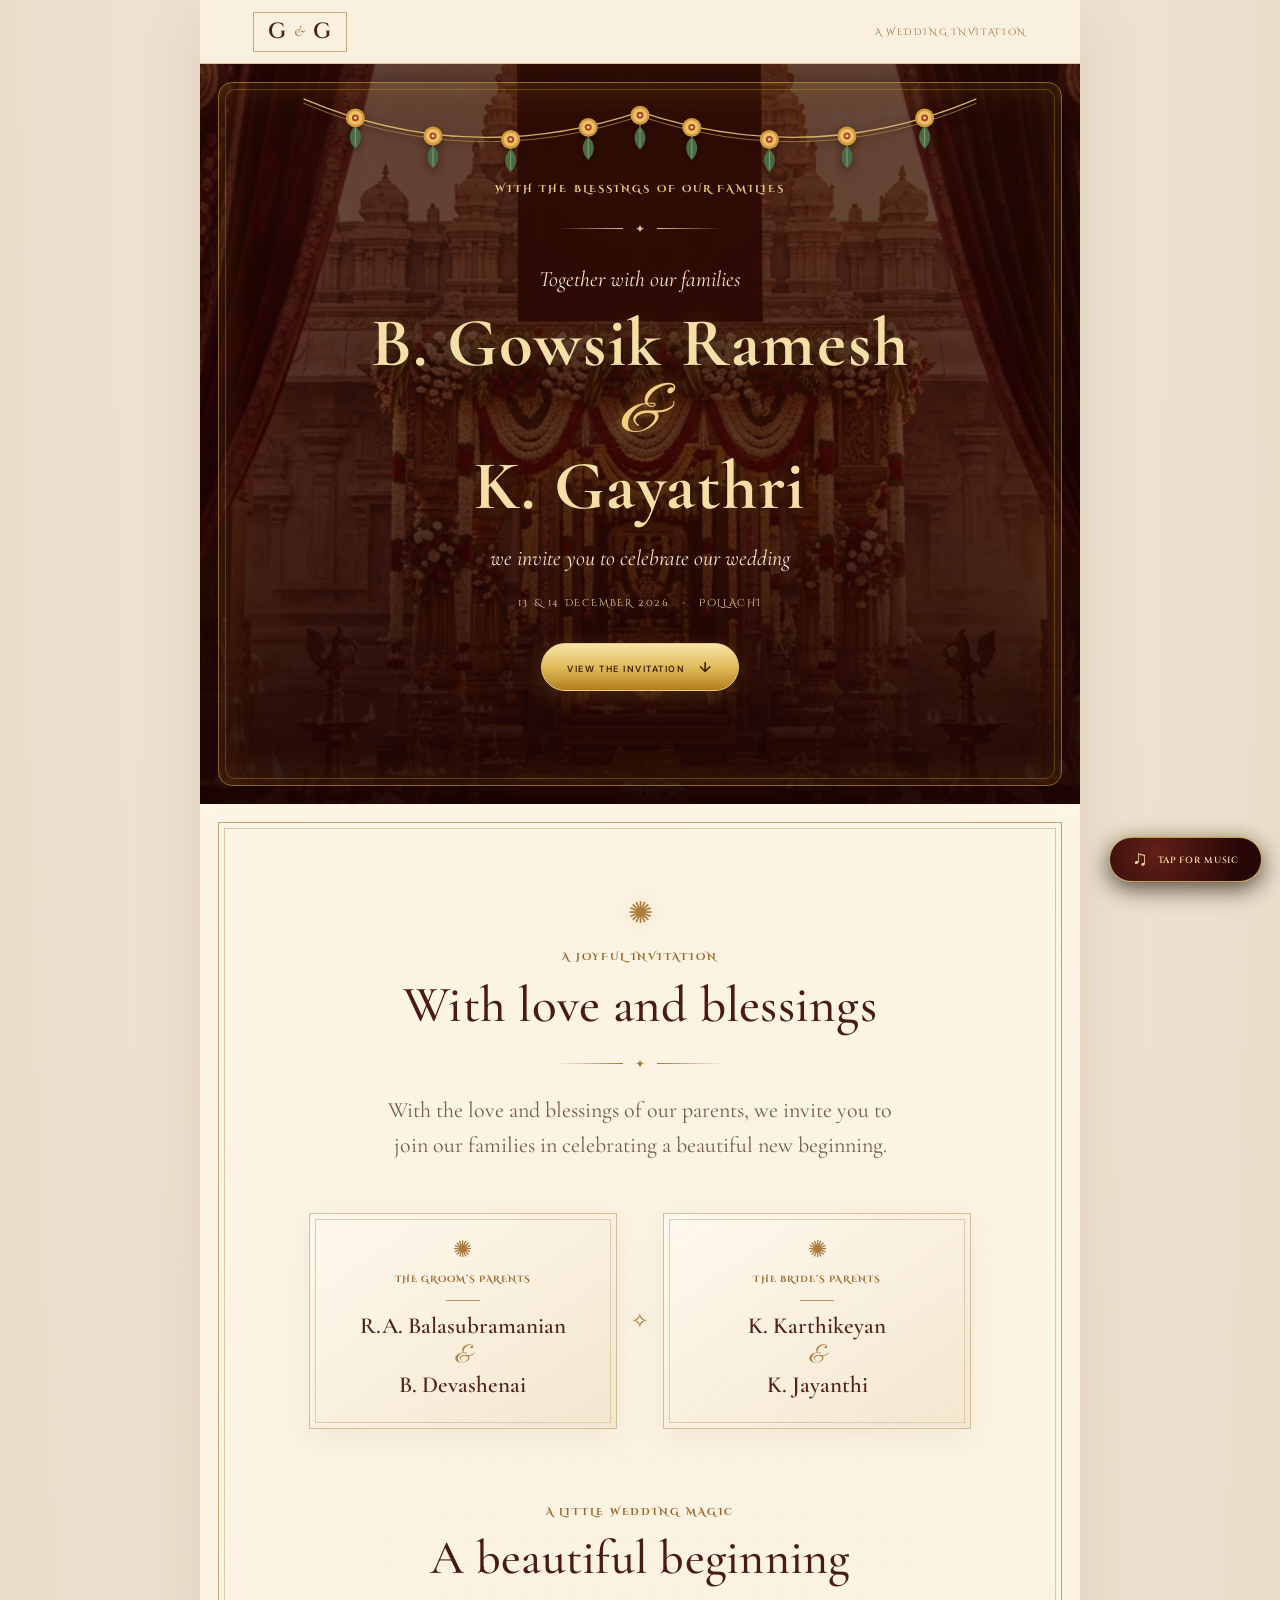
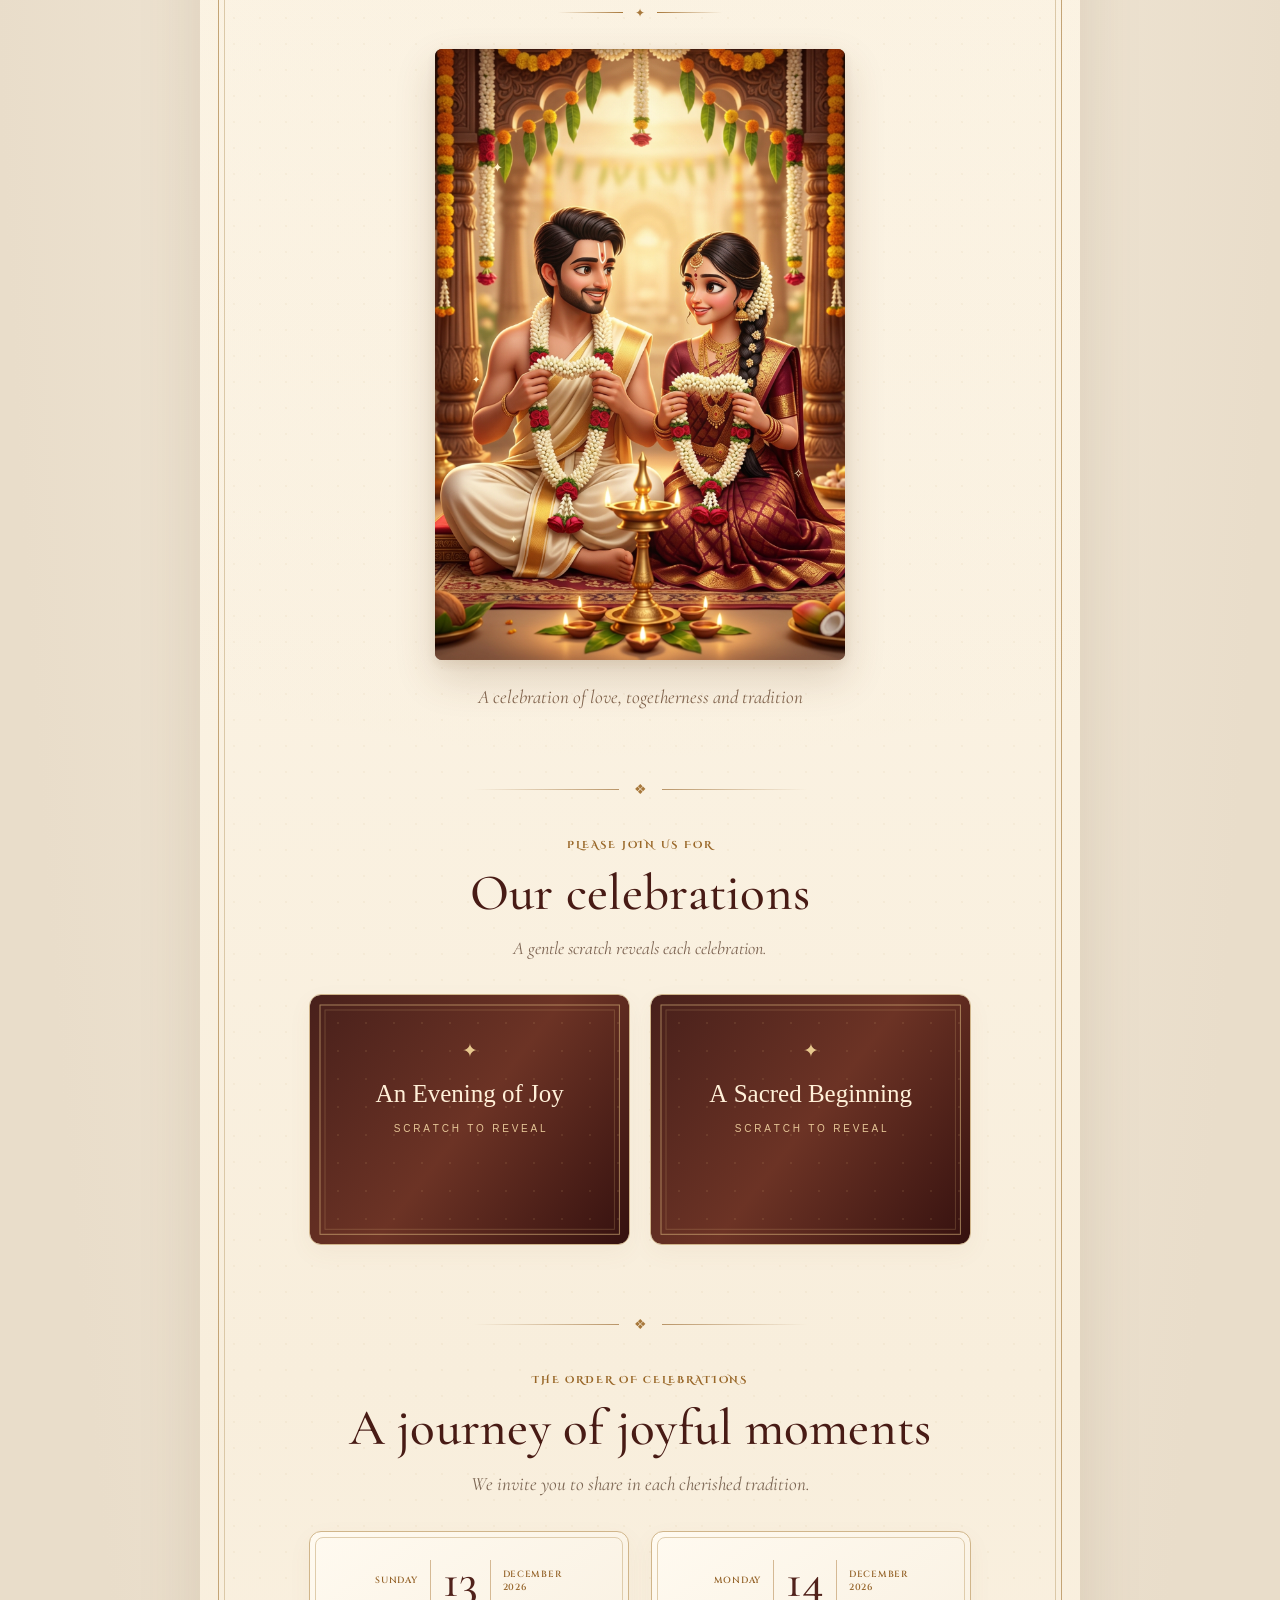
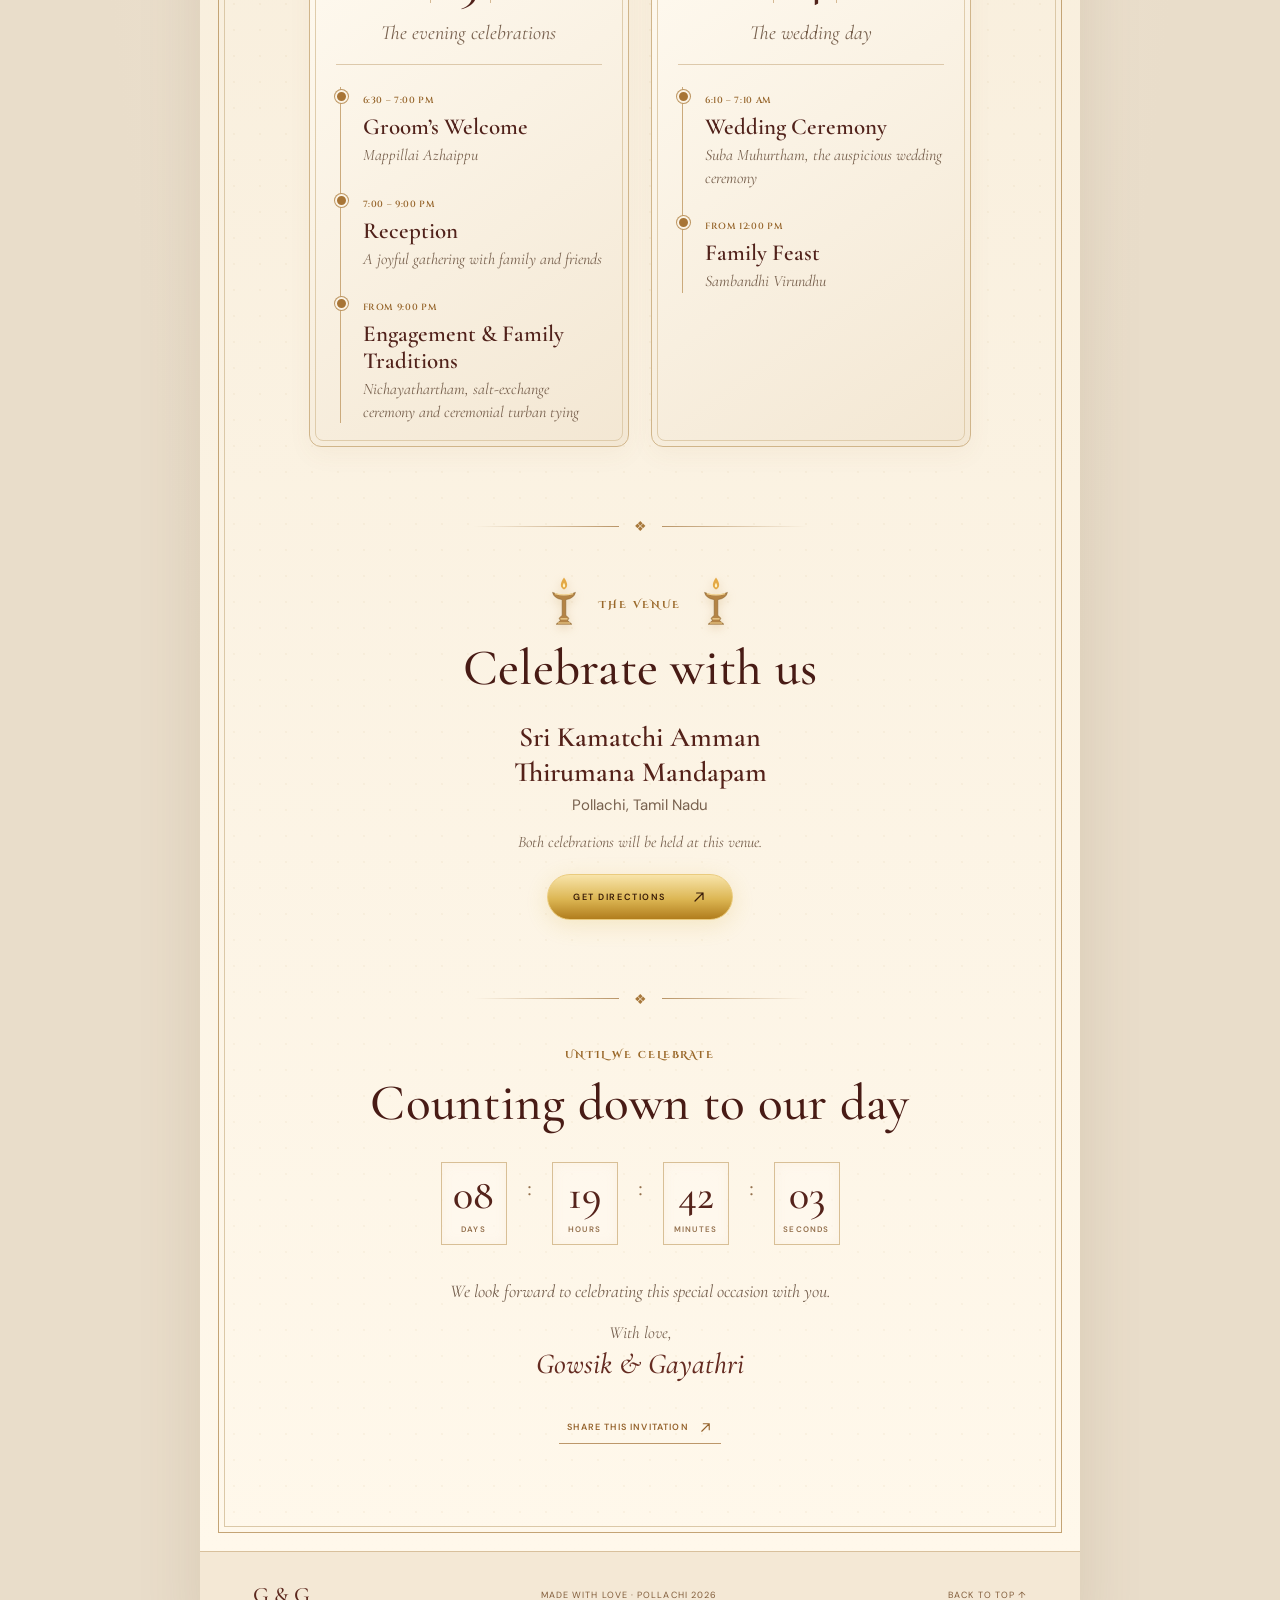
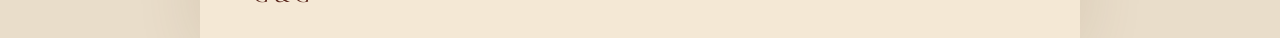
<file: wedding-invitation/index.html>
<!DOCTYPE html>
<html lang="en">
<head>
  <meta charset="UTF-8">
  <meta name="viewport" content="width=device-width, initial-scale=1">
  <meta name="theme-color" content="#270c0b">
  <meta name="description" content="Together with their families, B. Gowsik Ramesh and K. Gayathri invite you to celebrate their wedding in Pollachi.">
  <meta property="og:type" content="website">
  <meta property="og:url" content="https://gowsik-gayathri-wedding.vercel.app/">
  <meta property="og:title" content="Gowsik & Gayathri | Wedding Invitation">
  <meta property="og:description" content="Join us in Pollachi on December 13 & 14, 2026 as we celebrate our wedding.">
  <meta property="og:image" content="https://gowsik-gayathri-wedding.vercel.app/assets/wedding-share.jpg">
  <meta property="og:image:type" content="image/jpeg">
  <meta property="og:image:width" content="1200">
  <meta property="og:image:height" content="630">
  <meta property="og:image:alt" content="Illustrated South Indian bride and groom celebrating their wedding">
  <meta name="twitter:card" content="summary_large_image">
  <meta name="twitter:title" content="Gowsik & Gayathri | Wedding Invitation">
  <meta name="twitter:description" content="Join us in Pollachi on December 13 & 14, 2026 as we celebrate our wedding.">
  <meta name="twitter:image" content="https://gowsik-gayathri-wedding.vercel.app/assets/wedding-share.jpg">
  <title>Gowsik & Gayathri | Wedding Invitation</title>
  <link rel="preconnect" href="https://fonts.googleapis.com">
  <link rel="preconnect" href="https://fonts.gstatic.com" crossorigin>
  <link href="https://fonts.googleapis.com/css2?family=Cinzel+Decorative:wght@400;700&family=Cinzel:wght@400;500;600&family=Cormorant+Garamond:ital,wght@0,400;0,500;0,600;0,700;1,400;1,500&family=Great+Vibes&family=DM+Sans:wght@400;500;600&display=swap" rel="stylesheet">
  <link rel="stylesheet" href="style.css?v=20261119-scratch">
  <script src="config.js?v=20261119-parents" defer></script>
  <script src="script.js?v=20261119-autoplay" defer></script>
  <script src="miniature-motion.js?v=20261119-motion" defer></script>
</head>
<body>
  <div class="wedding-petals" id="wedding-petals" aria-hidden="true"></div>
  <div class="page-shell">
    <header class="topbar">
      <a class="monogram" href="#home" aria-label="Return to top">G <span>&</span> G</a>
      <span class="top-date">A WEDDING INVITATION</span>
      <div class="music-widget" id="music-widget" hidden>
        <button class="sound-button" id="sound" aria-label="Play background music" aria-pressed="false"><span class="sound-icon" aria-hidden="true">♫</span> <span id="sound-label">TAP FOR MUSIC</span></button>
      </div>
    </header>
    <main>
      <section class="hero" id="home" aria-labelledby="hero-title">
        <div class="hero-image"></div><div class="hero-shade"></div>
        <div class="opening-curtains" aria-hidden="true"><div class="curtain curtain-left"></div><div class="curtain curtain-right"></div><div class="curtain-seal">G <i>&</i> G</div></div>
        <div class="petals" id="petals" aria-hidden="true"></div>
        <div class="hero-frame" aria-hidden="true"></div>
        <svg class="hero-garland" viewBox="0 0 800 110" preserveAspectRatio="xMidYMin meet" aria-hidden="true">
          <defs>
            <g id="garland-flower"><circle r="11" fill="#d19a39"/><circle r="8" fill="#edc16a"/><circle r="4" fill="#a74725"/><circle r="1.6" fill="#f9df9b"/></g>
            <g id="garland-leaf"><path d="M0 0 C-9 8 -8 19 0 27 C8 19 9 8 0 0Z" fill="#496b45"/><path d="M0 3V24" stroke="#9aa36e" stroke-width="1"/></g>
          </defs>
          <path d="M10 8 Q200 89 400 23 Q600 89 790 8" fill="none" stroke="#d5b36e" stroke-width="1.5"/>
          <path d="M10 13 Q200 94 400 28 Q600 94 790 13" fill="none" stroke="#a77a45" stroke-width="1"/>
          <g class="garland-hang"><path d="M70 29v11" stroke="#d5b36e"/><use href="#garland-leaf" x="70" y="39"/><use href="#garland-flower" x="70" y="30"/></g>
          <g class="garland-hang"><path d="M160 50v14" stroke="#d5b36e"/><use href="#garland-leaf" x="160" y="62"/><use href="#garland-flower" x="160" y="51"/></g>
          <g class="garland-hang"><path d="M250 55v12" stroke="#d5b36e"/><use href="#garland-leaf" x="250" y="66"/><use href="#garland-flower" x="250" y="55"/></g>
          <g class="garland-hang"><path d="M340 41v12" stroke="#d5b36e"/><use href="#garland-leaf" x="340" y="52"/><use href="#garland-flower" x="340" y="41"/></g>
          <g class="garland-hang"><path d="M400 25v16" stroke="#d5b36e"/><use href="#garland-leaf" x="400" y="40"/><use href="#garland-flower" x="400" y="27"/></g>
          <g class="garland-hang"><path d="M460 41v12" stroke="#d5b36e"/><use href="#garland-leaf" x="460" y="52"/><use href="#garland-flower" x="460" y="41"/></g>
          <g class="garland-hang"><path d="M550 55v12" stroke="#d5b36e"/><use href="#garland-leaf" x="550" y="66"/><use href="#garland-flower" x="550" y="55"/></g>
          <g class="garland-hang"><path d="M640 50v14" stroke="#d5b36e"/><use href="#garland-leaf" x="640" y="62"/><use href="#garland-flower" x="640" y="51"/></g>
          <g class="garland-hang"><path d="M730 29v11" stroke="#d5b36e"/><use href="#garland-leaf" x="730" y="39"/><use href="#garland-flower" x="730" y="30"/></g>
        </svg>
        <div class="hero-content">
          <p class="hero-kicker">WITH THE BLESSINGS OF OUR FAMILIES</p>
          <div class="hero-ornament" aria-hidden="true"><span></span> ✦ <span></span></div>
          <p class="hero-intro">Together with our families</p>
          <h1 id="hero-title"><span>B. Gowsik Ramesh</span><em>&</em><span>K. Gayathri</span></h1>
          <p class="hero-subtitle">we invite you to celebrate our wedding</p>
          <div class="hero-date">13 & 14 DECEMBER 2026 <span>•</span> POLLACHI</div>
          <a class="hero-link" href="#invitation">VIEW THE INVITATION <span>↓</span></a>
        </div>
      </section>

      <article class="invitation" id="invitation" aria-label="Wedding invitation details">
        <div class="invitation-inner">
          <section class="welcome reveal">
            <div class="ornament-symbol" aria-hidden="true">✺</div>
            <p class="eyebrow">A JOYFUL INVITATION</p>
            <h2>With love and blessings</h2>
            <div class="divider" aria-hidden="true"><span></span>✦<span></span></div>
            <p class="intro-copy">With the love and blessings of our parents, we invite you to join our families in celebrating a beautiful new beginning.</p>
            <div class="families">
              <div class="family-member family-parents-card"><span class="family-emblem" aria-hidden="true">✺</span><span class="family-label">THE GROOM’S PARENTS</span><span class="family-gold-rule" aria-hidden="true"></span><h3 class="family-parents"><span class="family-parent">R.A. Balasubramanian</span><span class="family-amp">&amp;</span><span class="family-parent">B. Devashenai</span></h3></div>
              <div class="family-divider" aria-hidden="true">✧</div>
              <div class="family-member family-parents-card"><span class="family-emblem" aria-hidden="true">✺</span><span class="family-label">THE BRIDE’S PARENTS</span><span class="family-gold-rule" aria-hidden="true"></span><h3 class="family-parents"><span class="family-parent">K. Karthikeyan</span><span class="family-amp">&amp;</span><span class="family-parent">K. Jayanthi</span></h3></div>
            </div>
          </section>

          <section class="miniature-section reveal" aria-labelledby="miniature-title">
            <div class="miniature-heading"><p class="eyebrow">A LITTLE WEDDING MAGIC</p><h2 id="miniature-title">A beautiful beginning</h2><div class="divider" aria-hidden="true"><span></span>✦<span></span></div></div>
            <div class="miniature-stage"><div class="miniature-float"><div class="miniature-art" id="miniature-art"><img src="assets/south-indian-miniature.png" alt="Illustrative miniature of a South Indian bride and groom with garlands at a wedding ceremony" loading="lazy"><div class="miniature-glow" aria-hidden="true"></div><div class="miniature-sparkles" aria-hidden="true"><i>✦</i><i>✧</i><i>✦</i><i>✧</i><i>✦</i></div></div></div></div>
            <p class="miniature-caption">A celebration of love, togetherness and tradition</p>
          </section>

          <section class="photo-section" id="photo-section" hidden><div class="photo-inner reveal"><img id="couple-photo" alt="Gowsik and Gayathri"><p>Every love story is beautiful. We cannot wait to celebrate ours with you.</p></div></section>

          <section class="events reveal" id="celebrations">
            <div class="section-separator" aria-hidden="true"><span></span>❖<span></span></div>
            <p class="eyebrow">PLEASE JOIN US FOR</p>
            <h2>Our celebrations</h2>
            <p class="scratch-instruction" hidden>A gentle scratch reveals each celebration.</p>
            <div class="event-grid">
              <div class="event-card"><p class="event-kind">AN EVENING OF JOY</p><h3>Reception</h3><div class="event-date"><span>SUNDAY</span><strong>13</strong><span>DECEMBER<br>2026</span></div><p class="event-time">7:00 PM – 9:00 PM</p><button class="text-link calendar" data-event="reception">ADD TO CALENDAR <svg class="action-icon" viewBox="0 0 20 20" fill="none" stroke="currentColor" stroke-width="1.5" stroke-linecap="round" stroke-linejoin="round" aria-hidden="true" focusable="false"><path d="M5 15L15 5M7 5h8v8"/></svg></button></div>
              <div class="event-card"><p class="event-kind">A SACRED BEGINNING</p><h3>Wedding</h3><div class="event-date"><span>MONDAY</span><strong>14</strong><span>DECEMBER<br>2026</span></div><p class="event-time">6:10 AM – 7:10 AM</p><button class="text-link calendar" data-event="wedding">ADD TO CALENDAR <svg class="action-icon" viewBox="0 0 20 20" fill="none" stroke="currentColor" stroke-width="1.5" stroke-linecap="round" stroke-linejoin="round" aria-hidden="true" focusable="false"><path d="M5 15L15 5M7 5h8v8"/></svg></button></div>
            </div>
          </section>

          <section class="programme" id="programme" aria-labelledby="programme-title">
            <div class="programme-heading reveal">
              <div class="section-separator" aria-hidden="true"><span></span>❖<span></span></div>
              <p class="eyebrow">THE ORDER OF CELEBRATIONS</p>
              <h2 id="programme-title">A journey of joyful moments</h2>
              <p class="programme-intro">We invite you to share in each cherished tradition.</p>
            </div>
            <div class="programme-days">
              <div class="programme-day reveal">
                <div class="programme-date"><span>SUNDAY</span><strong>13</strong><span>DECEMBER<br>2026</span></div>
                <div class="programme-day-heading">The evening celebrations</div>
                <ol class="programme-list">
                  <li><span class="programme-time">6:30 – 7:00 PM</span><h3>Groom’s Welcome</h3><p>Mappillai Azhaippu</p></li>
                  <li><span class="programme-time">7:00 – 9:00 PM</span><h3>Reception</h3><p>A joyful gathering with family and friends</p></li>
                  <li><span class="programme-time">FROM 9:00 PM</span><h3>Engagement & Family Traditions</h3><p>Nichayathartham, salt-exchange ceremony and ceremonial turban tying</p></li>
                </ol>
              </div>
              <div class="programme-day reveal">
                <div class="programme-date"><span>MONDAY</span><strong>14</strong><span>DECEMBER<br>2026</span></div>
                <div class="programme-day-heading">The wedding day</div>
                <ol class="programme-list">
                  <li><span class="programme-time">6:10 – 7:10 AM</span><h3>Wedding Ceremony</h3><p>Suba Muhurtham, the auspicious wedding ceremony</p></li>
                  <li><span class="programme-time">FROM 12:00 PM</span><h3>Family Feast</h3><p>Sambandhi Virundhu</p></li>
                </ol>
              </div>
            </div>
          </section>

          <section class="venue reveal" id="venue">
            <div class="section-separator" aria-hidden="true"><span></span>❖<span></span></div>
            <div class="venue-titleline">
              <svg class="wedding-lamp" viewBox="0 0 60 100" aria-hidden="true"><g class="lamp-flame"><path d="M30 4 C22 15 24 21 30 24 C36 21 38 15 30 4Z" fill="#e4a946"/><path d="M30 13 C27 18 28 20 30 21 C32 20 33 18 30 13Z" fill="#fff4c7"/></g><path d="M11 29 Q30 39 49 29 Q47 39 33 41 L33 67 L38 72 L36 76 L43 82 L17 82 L24 76 L22 72 L27 67 L27 41 Q13 39 11 29Z" fill="#b48445" stroke="#8b642e" stroke-width="1"/><path d="M15 31 Q30 35 45 31 M24 73 H36 M20 80 H40" fill="none" stroke="#f3d596" stroke-width="2"/></svg>
              <p class="eyebrow">THE VENUE</p>
              <svg class="wedding-lamp" viewBox="0 0 60 100" aria-hidden="true"><g class="lamp-flame"><path d="M30 4 C22 15 24 21 30 24 C36 21 38 15 30 4Z" fill="#e4a946"/><path d="M30 13 C27 18 28 20 30 21 C32 20 33 18 30 13Z" fill="#fff4c7"/></g><path d="M11 29 Q30 39 49 29 Q47 39 33 41 L33 67 L38 72 L36 76 L43 82 L17 82 L24 76 L22 72 L27 67 L27 41 Q13 39 11 29Z" fill="#b48445" stroke="#8b642e" stroke-width="1"/><path d="M15 31 Q30 35 45 31 M24 73 H36 M20 80 H40" fill="none" stroke="#f3d596" stroke-width="2"/></svg>
            </div>
            <h2>Celebrate with us</h2>
            <p class="venue-name">Sri Kamatchi Amman<br>Thirumana Mandapam</p>
            <p class="venue-location">Pollachi, Tamil Nadu</p>
            <p class="venue-note">Both celebrations will be held at this venue.</p>
            <a class="dark-button" href="https://maps.app.goo.gl/dgPAQsjs9VcgywAc6" target="_blank" rel="noopener noreferrer">GET DIRECTIONS <svg class="action-icon" viewBox="0 0 20 20" fill="none" stroke="currentColor" stroke-width="1.5" stroke-linecap="round" stroke-linejoin="round" aria-hidden="true" focusable="false"><path d="M5 15L15 5M7 5h8v8"/></svg></a>
          </section>

          <section class="closing reveal">
            <div class="section-separator" aria-hidden="true"><span></span>❖<span></span></div>
            <p class="eyebrow">UNTIL WE CELEBRATE</p>
            <h2>Counting down to our day</h2>
            <div class="countdown" id="countdown" aria-label="Countdown to the wedding"><div><strong id="days">—</strong><span>DAYS</span></div><i>:</i><div><strong id="hours">—</strong><span>HOURS</span></div><i>:</i><div><strong id="minutes">—</strong><span>MINUTES</span></div><i>:</i><div><strong id="seconds">—</strong><span>SECONDS</span></div></div>
            <p class="countdown-message" id="countdown-message" aria-live="polite"></p>
            <p class="closing-copy">We look forward to celebrating this special occasion with you.</p>
            <p class="closing-signature">With love,<br><em>Gowsik & Gayathri</em></p>
            <button class="share-button" id="share">SHARE THIS INVITATION <svg class="action-icon" viewBox="0 0 20 20" fill="none" stroke="currentColor" stroke-width="1.5" stroke-linecap="round" stroke-linejoin="round" aria-hidden="true" focusable="false"><path d="M5 15L15 5M7 5h8v8"/></svg></button>
            <p class="share-feedback" id="share-feedback" aria-live="polite"></p>
          </section>
        </div>
      </article>
    </main>
    <footer><span>G & G</span><p>MADE WITH LOVE · POLLACHI 2026</p><a href="#home">BACK TO TOP ↑</a></footer>
  </div>
  <audio id="background-audio" loop preload="none"></audio>
<script type="module" src="https://static.cloudflareinsights.com/beacon.min.js/vce701823e78c4301a35b7e07294d87301792088814092" integrity="sha512-UKNk8GbxkABxKcXYuLkO16EleLGUkcvJWtpSNmExE0Too3ZaFAxTscNWEc1OdAv5/BikHawapSCaiD2XCmp+Bw==" data-cf-beacon='{"version":"2024.11.0","token":"1954b47c125f43f8b4338b3c4f804e4f","spa":2}' crossorigin="anonymous"></script>
</body>
</html>
</file>
<file: wedding-invitation/style.css>
:root{--wine:#35100e;--wine-dark:#1d0706;--gold:#b88b4d;--gold-light:#e5c895;--paper:#f8f1e2;--ink:#391c16;--muted:#816d5d}*{box-sizing:border-box}html{scroll-behavior:smooth}body{margin:0;background:radial-gradient(ellipse at top,#542019,#250a09 65%);color:var(--ink);font-family:'DM Sans',Arial,sans-serif;-webkit-font-smoothing:antialiased}a{color:inherit;text-decoration:none}button{font:inherit}button:focus-visible,a:focus-visible{outline:2px solid #b57934;outline-offset:5px}[hidden]{display:none!important}.page-shell{max-width:1020px;margin:auto;box-shadow:0 0 80px #10020066}.topbar{height:64px;padding:0 6%;display:flex;align-items:center;justify-content:space-between;background:#240a09;color:#ead6b0;border-bottom:1px solid #98744d55}.monogram{font:500 22px 'Cormorant Garamond',Georgia,serif;letter-spacing:.1em}.monogram span{font-style:italic;color:#c89d63}.top-date{font:500 9px 'Cinzel',Georgia,serif;letter-spacing:.19em;color:#c7aa80}.sound-button{background:transparent;border:1px solid #b9976a80;color:#e9d5b4;padding:7px 10px;font-size:9px;letter-spacing:.1em;cursor:pointer}.sound-icon{font-size:14px}.hero{position:relative;min-height:690px;display:flex;align-items:center;justify-content:center;overflow:hidden;color:#fff0d4;text-align:center;background:#250a08}.hero-image{position:absolute;inset:-4%;background:url('assets/royal-mandapam.png') center 52%/cover;animation:slowZoom 25s ease-out both}.hero-shade{position:absolute;inset:0;background:linear-gradient(0deg,rgba(29,7,5,.92),rgba(25,6,4,.68) 48%,rgba(25,6,4,.73))}.hero-frame{position:absolute;inset:18px;border:1px solid #d8b57b83;pointer-events:none}.hero-frame:after{content:'';position:absolute;inset:6px;border:1px solid #d8b57b42}.hero-content{position:relative;z-index:2;padding:70px 35px;max-width:850px}.hero-kicker,.eyebrow,.family-label,.event-kind{font:600 10px 'Cinzel',Georgia,serif;letter-spacing:.19em;color:#a77940}.hero-kicker{color:#e5c28d;font-size:10px;letter-spacing:.21em}.hero-ornament,.divider{display:flex;align-items:center;justify-content:center;gap:12px;color:#c69a5c;font-size:12px}.hero-ornament{margin:25px 0 29px;color:#e4c08b}.hero-ornament span,.divider span{width:65px;height:1px;background:linear-gradient(90deg,transparent,currentColor)}.hero-ornament span:last-child,.divider span:last-child{transform:rotate(180deg)}.hero-intro{font:italic 22px 'Cormorant Garamond',Georgia,serif;color:#e8d8bc;margin:0 0 15px}.hero h1{margin:0;font:500 clamp(44px,7.1vw,76px)/1.05 'Cormorant Garamond',Georgia,serif;letter-spacing:.005em;text-shadow:0 4px 28px #150302}.hero h1 span{display:block}.hero h1 em{display:block;color:#e0bc83;font-size:.63em;line-height:1.25;font-weight:400}.hero-subtitle{font:italic 22px 'Cormorant Garamond',Georgia,serif;color:#ead9bc;margin:23px 0 25px}.hero-date{font:500 10px 'Cinzel',Georgia,serif;letter-spacing:.16em;color:#f0d9ae}.hero-date span{padding:0 8px;color:#d1aa70}.hero-link{display:inline-block;margin-top:33px;padding-bottom:8px;border-bottom:1px solid #d7b27b;color:#f5e3c2;font-size:9px;letter-spacing:.17em;font-weight:600}.hero-link span{font-size:14px;margin-left:10px}.opening-curtains{position:absolute;inset:0;z-index:5;pointer-events:none;overflow:hidden;animation:curtainDone 0s 2.6s forwards}.curtain{position:absolute;top:0;bottom:0;width:50.2%;background:repeating-linear-gradient(90deg,#250807 0%,#511a18 13%,#310d0c 24%,#451310 34%);box-shadow:0 0 60px #160301;animation-duration:1.9s;animation-delay:.45s;animation-fill-mode:forwards;animation-timing-function:cubic-bezier(.68,0,.24,1)}.curtain:after{content:"";position:absolute;top:0;bottom:0;width:2px;background:linear-gradient(transparent,#d3a665,transparent)}.curtain-left{left:0;animation-name:openLeft}.curtain-left:after{right:0}.curtain-right{right:0;animation-name:openRight}.curtain-right:after{left:0}.curtain-seal{position:absolute;top:50%;left:50%;transform:translate(-50%,-50%);width:105px;height:105px;border:1px solid #c7a46c;border-radius:50%;display:flex;align-items:center;justify-content:center;gap:5px;color:#ead5ae;font:400 30px 'Cormorant Garamond',Georgia,serif;white-space:nowrap;animation:sealFade .55s .35s both}.curtain-seal i{font-size:.7em;color:#bd9361}.hero-content>*{animation:heroRise 1s cubic-bezier(.2,.7,.2,1) both}.hero-content>*:nth-child(1){animation-delay:.8s}.hero-content>*:nth-child(2){animation-delay:1s}.hero-content>*:nth-child(3){animation-delay:1.15s}.hero-content>*:nth-child(4){animation-delay:1.35s}.hero-content>*:nth-child(5){animation-delay:1.65s}.hero-content>*:nth-child(6){animation-delay:1.85s}.hero-content>*:nth-child(7){animation-delay:2s}.petals{position:absolute;inset:0;z-index:1;overflow:hidden;pointer-events:none}.petal{position:absolute;top:-10%;left:var(--left);width:var(--size);height:calc(var(--size) * .7);border-radius:85% 0 85% 0;background:linear-gradient(135deg,#f4cf8f,#af6e4b);opacity:.65;filter:drop-shadow(0 0 4px #f1bd69);animation:petalFall var(--duration) var(--delay) linear infinite}
.invitation{background:var(--paper);padding:18px;position:relative}.invitation-inner{border:1px solid #c9ab7a;text-align:center;padding:70px clamp(22px,7vw,95px) 50px;position:relative}.invitation-inner:before{content:'';position:absolute;inset:5px;border:1px solid #d8c4a4;pointer-events:none}.invitation-inner section{position:relative}.ornament-symbol{font-size:30px;color:#a97c43;margin-bottom:18px;animation:flourishGlow 5s ease-in-out infinite}.eyebrow{margin:0 0 12px}.invitation h2{font:500 clamp(36px,5vw,51px)/1.15 'Cormorant Garamond',Georgia,serif;margin:0;color:var(--wine)}.divider{margin:21px 0}.intro-copy{max-width:520px;margin:0 auto;color:#756558;font:400 15px/1.9 'DM Sans',Arial,sans-serif}.families{display:grid;grid-template-columns:1fr auto 1fr;gap:28px;align-items:center;margin:50px auto 0}.family-label{font-size:9px;letter-spacing:.2em}.families h3{font:600 26px/1.1 'Cormorant Garamond',Georgia,serif;margin:13px 0}.families p{font:400 13px/1.8 'DM Sans',Arial,sans-serif;color:#77675a;margin:0}.families p span{color:#ad8049}.family-divider{color:#bc955e;font-size:20px}.section-separator{display:flex;align-items:center;justify-content:center;gap:15px;color:#b38850;font-size:14px;margin:70px auto 40px}.section-separator span{height:1px;width:min(145px,24vw);background:linear-gradient(90deg,transparent,#ceb188)}.section-separator span:last-child{transform:rotate(180deg)}.event-grid{display:grid;grid-template-columns:1fr 1fr;gap:20px;margin:32px auto 0;max-width:680px}.event-card{border:1px solid #d7c4a5;padding:27px 16px 23px;background:#fffaf048;transition:border-color .3s,transform .3s,box-shadow .3s}.event-card:hover{transform:translateY(-4px);border-color:#b98c54;box-shadow:0 10px 24px #674b2814}.event-kind{font-size:9px;letter-spacing:.13em;margin:0 0 10px}.event-card h3{font:500 34px 'Cormorant Garamond',Georgia,serif;color:var(--wine);margin:0 0 16px}.event-date{display:flex;align-items:center;justify-content:center;gap:12px;color:#8b6e54}.event-date span{font-size:9px;letter-spacing:.09em;line-height:1.5}.event-date strong{font:500 47px/.9 'Cormorant Garamond',Georgia,serif;color:var(--wine);border-left:1px solid #d3bea0;border-right:1px solid #d3bea0;padding:0 13px}.event-time{font:600 14px 'Cormorant Garamond',Georgia,serif;letter-spacing:.04em;margin:17px 0 13px}.text-link,.share-button{background:none;border:0;color:#986b3a;font-size:9px;letter-spacing:.13em;font-weight:600;cursor:pointer;padding:8px}.text-link:hover,.share-button:hover{text-decoration:underline}.text-link span,.share-button span{margin-left:7px;font-size:13px}.time-note{font:italic 14px 'Cormorant Garamond',Georgia,serif;color:#9a8775;margin:15px 0 0}.venue-name{font:600 28px/1.25 'Cormorant Garamond',Georgia,serif;color:var(--wine);margin:22px 0 5px}.venue-location{font:400 15px 'DM Sans',Arial,sans-serif;color:#796658;margin:0}.venue-note{font:italic 16px 'Cormorant Garamond',Georgia,serif;color:#8e7d6b;margin:17px 0 22px}.dark-button{display:inline-flex;gap:25px;align-items:center;justify-content:center;background:#461a15;border:1px solid #461a15;color:#f7e9d3;font-size:9px;letter-spacing:.17em;font-weight:600;padding:16px 23px;transition:background .25s,transform .25s}.dark-button span{font-size:15px}.dark-button:hover{background:#6b3025;transform:translateY(-3px)}.countdown{display:flex;align-items:flex-start;justify-content:center;gap:20px;margin:30px auto 15px}.countdown div{display:flex;flex-direction:column;min-width:49px}.countdown strong{font:500 42px/.95 'Cormorant Garamond',Georgia,serif;color:#51211a}.countdown span{font:600 8px 'DM Sans',Arial,sans-serif;letter-spacing:.15em;color:#a18363;margin-top:9px}.countdown i{font:25px 'Cormorant Garamond',Georgia,serif;color:#c3a47b}.countdown-message{font:italic 17px 'Cormorant Garamond',Georgia,serif;color:#866244}.closing-copy{font:italic 18px 'Cormorant Garamond',Georgia,serif;color:#79695d;margin:35px 0 18px}.closing-signature{font:italic 17px/1.5 'Cormorant Garamond',Georgia,serif;color:#806b5a}.closing-signature em{font:italic 500 29px 'Cormorant Garamond',Georgia,serif;color:#672a20}.share-button{margin-top:14px;border-bottom:1px solid #cdb08a}.share-feedback{min-height:16px;font-size:11px;color:#8b6c4d}.photo-section{margin:48px auto 0;max-width:500px}.photo-inner img{width:100%;max-height:500px;object-fit:cover;border:5px solid #eee1cd}.photo-inner p{font:italic 18px 'Cormorant Garamond',Georgia,serif;color:#806c5a}.reveal{opacity:0;transform:translateY(22px);transition:opacity .8s ease,transform .8s ease}.reveal.visible{opacity:1;transform:none}footer{background:#250a09;color:#c6a77e;padding:28px 6%;display:flex;justify-content:space-between;align-items:center}footer span{font:500 22px 'Cormorant Garamond',Georgia,serif}footer p,footer a{font-size:9px;letter-spacing:.12em}
@keyframes slowZoom{from{transform:scale(1.04)}to{transform:scale(1.12)}}@keyframes openLeft{to{transform:translateX(-102%)}}@keyframes openRight{to{transform:translateX(102%)}}@keyframes curtainDone{to{visibility:hidden}}@keyframes sealFade{to{opacity:0;transform:translate(-50%,-50%) scale(1.13)}}@keyframes heroRise{from{opacity:0;transform:translateY(22px);filter:blur(4px)}to{opacity:1;transform:translateY(0);filter:blur(0)}}@keyframes petalFall{0%{transform:translate3d(0,-10vh,0) rotate(0deg)}50%{opacity:.8}100%{transform:translate3d(var(--drift),115vh,0) rotate(540deg);opacity:0}}@keyframes flourishGlow{50%{transform:scale(1.1) rotate(12deg);text-shadow:0 0 18px #d4a865}}
@media(max-width:600px){.topbar{height:58px}.top-date{font-size:8px;letter-spacing:.12em}.hero{min-height:630px}.hero-frame{inset:12px}.hero-content{padding:65px 22px}.hero-kicker{font-size:8px;letter-spacing:.13em}.hero-intro{font-size:20px}.hero h1{font-size:clamp(42px,10.3vw,58px)}.hero-subtitle{font-size:20px}.hero-date{font-size:9px;letter-spacing:.1em}.invitation{padding:10px}.invitation-inner{padding:55px 20px 40px}.families{grid-template-columns:1fr;gap:18px;margin-top:40px}.families h3{margin:8px 0;font-size:25px}.family-divider{line-height:1}.section-separator{margin:52px auto 33px}.event-grid{gap:10px}.event-card{padding:24px 8px 20px}.event-kind{font-size:7px;letter-spacing:.08em}.event-card h3{font-size:29px}.event-date{gap:6px}.event-date strong{font-size:39px;padding:0 8px}.event-date span{font-size:8px;letter-spacing:0}.event-time{font-size:13px}.countdown{gap:9px}.countdown div{min-width:45px}.countdown strong{font-size:36px}.countdown i{font-size:22px}footer{gap:10px}footer p,footer a{font-size:8px}footer p{text-align:center}footer a{white-space:nowrap}}
@media(prefers-reduced-motion:reduce){*,*::before,*::after{scroll-behavior:auto!important;animation-duration:.01ms!important;animation-iteration-count:1!important;transition-duration:.01ms!important}.opening-curtains,.petals{display:none}.hero-content>*{animation:none!important;opacity:1;transform:none;filter:none}.reveal{opacity:1;transform:none}.event-card:hover{transform:none}}
/* An illustrated temple-like mandapam, framed as part of the invitation. */
.temple-feature{margin:65px auto 0;max-width:410px}.temple-frame{position:relative;margin:auto;width:min(100%,360px);aspect-ratio:4/4.6;padding:7px;border:1px solid #bd9865;border-radius:48% 48% 3px 3px;overflow:hidden;background:#eee1cb}.temple-frame:after{content:'';position:absolute;inset:13px;border:1px solid #e8cb96a8;border-radius:48% 48% 0 0;pointer-events:none}.temple-frame img{display:block;width:100%;height:100%;object-fit:cover;object-position:center 55%;border-radius:48% 48% 0 0}.temple-feature figcaption{font:600 9px/1.8 'Cinzel',Georgia,serif;letter-spacing:.13em;color:#a47843;margin-top:18px}.temple-feature figcaption span{color:#bd965c;margin:0 7px}.temple-feature figcaption small{display:block;font:italic 14px 'Cormorant Garamond',Georgia,serif;letter-spacing:0;color:#998474;margin-top:4px}@media(max-width:600px){.temple-feature{margin-top:48px}.temple-frame{width:min(100%,300px)}.temple-feature figcaption{font-size:8px}}
/* Interactive scratch-off invitation cards */
.scratch-instruction{font:italic 17px/1.5 'Cormorant Garamond',Georgia,serif;color:#8e7864;margin:12px 0 0}.event-card{position:relative;overflow:hidden}.scratch-cover{position:absolute;inset:0;z-index:2;opacity:1;transition:opacity .45s ease;overflow:hidden}.scratch-cover.is-revealed{opacity:0;pointer-events:none}.scratch-canvas{display:block;width:100%;height:100%;touch-action:none;cursor:crosshair}.scratch-reveal{position:absolute;bottom:19px;left:50%;transform:translateX(-50%);width:max-content;max-width:90%;border:1px solid #d1b482a6;background:#35120fe8;color:#f5e3c3;padding:9px 11px;font:600 8px 'DM Sans',Arial,sans-serif;letter-spacing:.08em;cursor:pointer}.scratch-reveal:hover{background:#f1dfbe;color:#421711}.sr-only{position:absolute;width:1px;height:1px;padding:0;margin:-1px;overflow:hidden;clip:rect(0,0,0,0);white-space:nowrap;border:0}@media(max-width:600px){.scratch-instruction{font-size:15px}.scratch-reveal{font-size:7px;padding:8px;letter-spacing:0}}
/* Devotional artwork: warm, gentle light and golden sparkles. */
.temple-frame{aspect-ratio:2/3;border-radius:19% 19% 3px 3px;background:linear-gradient(135deg,#e8c47c,#7f4c35,#d9b46e);box-shadow:0 12px 35px #70452826;animation:devotionalGlow 5s ease-in-out infinite}.temple-frame:after{border-radius:18% 18% 0 0}.temple-frame img{border-radius:18% 18% 0 0;object-position:center center;animation:devotionalBreathe 12s ease-in-out infinite alternate}.devotional-sparkles{position:absolute;inset:0;pointer-events:none;overflow:hidden;border-radius:18% 18% 0 0}.devotional-sparkles i{position:absolute;color:#ffe5a5;font-style:normal;text-shadow:0 0 10px #ffd67a,0 0 20px #ecb15f;animation:devotionalSparkle 3s ease-in-out infinite}.devotional-sparkles i:nth-child(1){top:20%;left:17%;font-size:15px}.devotional-sparkles i:nth-child(2){top:27%;right:16%;font-size:17px;animation-delay:.7s}.devotional-sparkles i:nth-child(3){top:57%;left:10%;font-size:11px;animation-delay:1.3s}.devotional-sparkles i:nth-child(4){top:65%;right:9%;font-size:14px;animation-delay:1.8s}.devotional-sparkles i:nth-child(5){top:80%;left:27%;font-size:10px;animation-delay:.4s}@keyframes devotionalGlow{50%{box-shadow:0 12px 38px #a6753650,0 0 18px #deb56935}}@keyframes devotionalBreathe{to{transform:scale(1.025)}}@keyframes devotionalSparkle{0%,100%{opacity:.2;transform:scale(.65)}50%{opacity:.9;transform:scale(1.15)}}@media(prefers-reduced-motion:reduce){.temple-frame,.temple-frame img,.devotional-sparkles i{animation:none}.devotional-sparkles{display:none}}
.scratch-canvas:focus-visible{outline:3px solid #e5bd78;outline-offset:-7px}
/* A consistent invitation typeface and a jewel-toned devotional portrait. */
.intro-copy{font:400 clamp(19px,2.25vw,22px)/1.6 'Cormorant Garamond',Georgia,serif;color:#6f594b;max-width:540px}.families h3{font:600 clamp(25px,3vw,31px)/1.15 'Cormorant Garamond',Georgia,serif}.families p{font:400 19px/1.55 'Cormorant Garamond',Georgia,serif;color:#766050}.family-label{font-family:'Cinzel',Georgia,serif}.temple-feature{max-width:460px;margin:72px auto 0;position:relative}.devotional-heading{margin-bottom:19px}.devotional-kicker{font:600 9px 'Cinzel',Georgia,serif;letter-spacing:.19em;color:#a77940}.devotional-divider{display:flex;justify-content:center;align-items:center;gap:10px;color:#b98a50;font-size:11px;margin:13px 0 0}.devotional-divider i{width:50px;height:1px;background:linear-gradient(90deg,transparent,#bd9663)}.devotional-divider i:last-child{transform:rotate(180deg)}.temple-frame{width:min(100%,400px);aspect-ratio:auto;display:block;padding:12px;border:1px solid #b5844a;border-radius:2px;background:linear-gradient(145deg,#411512,#1f0908 60%,#542219);box-shadow:0 12px 32px #5d331e30,0 0 0 5px #eadbc4,0 0 0 6px #c9aa7d;animation:portraitGlow 5s ease-in-out infinite;overflow:hidden}.temple-frame img{display:block;width:100%;height:auto;object-fit:contain;border:1px solid #c99b5a;border-radius:0;animation:portraitLight 7s ease-in-out infinite}.temple-frame:after{inset:6px;border:1px solid #b98b55;border-radius:0;z-index:2}.temple-frame:before{content:'';position:absolute;z-index:1;inset:12px;pointer-events:none;background:linear-gradient(115deg,transparent 40%,#fff4d4 49%,transparent 58%);opacity:0;transform:translateX(-110%);animation:portraitSheen 9s ease-in-out infinite}.devotional-sparkles{inset:12px;border-radius:0;z-index:3}.devotional-sparkles i{opacity:.5}.temple-feature figcaption{margin-top:22px}.temple-feature figcaption .devotional-name{display:block;font:500 32px/1.2 'Cormorant Garamond',Georgia,serif;letter-spacing:0;text-transform:none;color:#542219}.devotional-name em{color:#aa7d43;font-weight:400}.temple-feature figcaption small{font:italic 17px/1.4 'Cormorant Garamond',Georgia,serif;color:#8b725c;margin-top:5px}@keyframes portraitGlow{50%{box-shadow:0 15px 42px #996c3460,0 0 0 5px #eadbc4,0 0 0 6px #c9aa7d}}@keyframes portraitLight{50%{filter:brightness(1.07) saturate(1.05)}}@keyframes portraitSheen{0%,20%{opacity:0;transform:translateX(-110%)}30%{opacity:.12}42%,100%{opacity:0;transform:translateX(110%)}}@media(max-width:600px){.intro-copy{font-size:19px}.families p{font-size:18px}.temple-feature{margin-top:55px}.temple-frame{width:min(100%,330px);padding:9px}.temple-frame:before{inset:9px}.devotional-sparkles{inset:9px}.devotional-kicker{font-size:8px;letter-spacing:.14em}.temple-feature figcaption .devotional-name{font-size:29px}}@media(prefers-reduced-motion:reduce){.temple-frame,.temple-frame img,.temple-frame:before{animation:none}}
/* Animated programme timeline, styled as part of the printed invitation. */
.programme-intro{font:italic 19px/1.5 'Cormorant Garamond',Georgia,serif;color:#88705e;margin:12px 0 0}.programme-days{display:grid;grid-template-columns:1fr 1fr;gap:22px;text-align:left;margin:32px auto 0;max-width:700px}.programme-day{border:1px solid #d9c29e;background:linear-gradient(155deg,#fff9ed,#f2e8d6);padding:28px 26px 23px;position:relative}.programme-day:before{content:'';position:absolute;inset:5px;border:1px solid #e3d2b8;pointer-events:none}.programme-date{display:flex;align-items:center;justify-content:center;gap:12px;color:#9a7653}.programme-date span{font:600 9px/1.5 'Cinzel',Georgia,serif;letter-spacing:.08em}.programme-date strong{font:500 48px/.9 'Cormorant Garamond',Georgia,serif;color:#59231b;padding:0 12px;border-left:1px solid #d7be99;border-right:1px solid #d7be99}.programme-day-heading{text-align:center;font:italic 20px 'Cormorant Garamond',Georgia,serif;color:#7e5d46;padding:18px 0 19px;border-bottom:1px solid #dac6a9;margin-bottom:22px}.programme-list{list-style:none;padding:0 0 0 20px;margin:0 0 0 4px;border-left:1px solid #d1b48a}.programme-list li{position:relative;padding:0 0 24px 2px}.programme-list li:last-child{padding-bottom:0}.programme-list li:before{content:'';position:absolute;left:-26px;top:3px;width:9px;height:9px;background:#a97840;border:2px solid #f8f1e2;border-radius:50%;box-shadow:0 0 0 1px #be9664}.programme-time{font:600 9px/1.4 'Cinzel',Georgia,serif;letter-spacing:.07em;color:#a46f37}.programme-list h3{font:600 23px/1.15 'Cormorant Garamond',Georgia,serif;color:#4c211a;margin:6px 0 4px}.programme-list p{font:italic 16px/1.4 'Cormorant Garamond',Georgia,serif;color:#846e5c;margin:0}.programme-day.visible .programme-list li{animation:programmeEntry .7s ease both}.programme-day.visible .programme-list li:nth-child(2){animation-delay:.15s}.programme-day.visible .programme-list li:nth-child(3){animation-delay:.3s}@keyframes programmeEntry{from{opacity:0;transform:translateY(12px)}to{opacity:1;transform:translateY(0)}}@media(max-width:600px){.programme-days{grid-template-columns:1fr;gap:14px;max-width:390px}.programme-day{padding:25px 28px}.programme-intro{font-size:18px}.programme-list h3{font-size:22px}}@media(prefers-reduced-motion:reduce){.programme-day.visible .programme-list li{animation:none}}
/* Balanced family typography: matching baselines and intentional name lines. */
.families{align-items:start;grid-template-columns:minmax(0,1fr) auto minmax(0,1fr);gap:22px}.family-member{min-width:0;text-align:center}.family-member .family-label{display:block;color:#9b6c36;font-size:10px;letter-spacing:.18em}.families .family-member h3{display:flex;align-items:center;justify-content:center;min-height:2.5em;margin:9px 0 5px;font:600 clamp(23px,2.8vw,30px)/1.12 'Cormorant Garamond',Georgia,serif;color:#4b1d18}.families .family-member .family-relationship{margin:0 0 8px;font:italic 18px/1.3 'Cormorant Garamond',Georgia,serif;color:#8a705e}.families .family-member .parents{font:500 clamp(17px,1.9vw,20px)/1.45 'Cormorant Garamond',Georgia,serif;color:#685346}.families .parents .parent-name{display:block;color:inherit;white-space:nowrap}.families .parents .parent-amp{color:#ab7b43}.family-divider{align-self:center;color:#b98b52}@media(max-width:600px){.families{grid-template-columns:1fr;gap:22px}.families .family-member h3{min-height:0;margin:9px 0;font-size:27px}.families .family-member .parents{font-size:19px}.family-divider{line-height:1}}
/* Royal burgundy-and-gold styling inspired by the engagement invitation. */
:root{--wine:#f5e4bd;--paper:#210807;--ink:#fff3d9;--muted:#d7c0a0}body{background:radial-gradient(ellipse at 50% 0%,#531813,#1b0505 68%);color:#fff3d9}.page-shell{max-width:880px;box-shadow:0 0 80px #08010199}.topbar{background:#210706;border-color:#aa813a66}.monogram{font-family:'Great Vibes',cursive;font-size:32px;color:#f4d99e}.top-date{font-family:'Cinzel Decorative',Georgia,serif;color:#e3c583}.hero{min-height:740px}.hero-shade{background:linear-gradient(0deg,rgba(27,4,4,.95),rgba(39,5,4,.72) 50%,rgba(44,9,5,.72)),radial-gradient(ellipse at top,#c7922733,transparent 65%)}.hero-frame{border-color:#d4af3790;border-radius:14px}.hero-frame:after{border-color:#d4af374d;border-radius:10px}.hero-kicker,.eyebrow,.family-label,.event-kind,.devotional-kicker{font-family:'Cinzel Decorative',Georgia,serif;color:#eacb7e}.hero h1{font-weight:700;letter-spacing:.025em;font-size:clamp(44px,7vw,69px)}.hero h1 span{color:#f5dfa7;text-shadow:0 2px 16px #d4af3766}.hero h1 em{font-family:'Great Vibes',cursive;font-size:.95em;line-height:1.08;color:#f1cf80;text-shadow:0 0 14px #d4af3788}.hero-intro,.hero-subtitle{color:#f4e4ca}.hero-link,.dark-button{background:linear-gradient(180deg,#f8e4aa,#dcb653 55%,#b17d1d);color:#391c09;border:1px solid #eacb7e;border-radius:999px;padding:14px 25px;box-shadow:0 5px 22px #d4af3733}.hero-link:hover,.dark-button:hover{background:#f9e4a8;color:#391c09}.hero-date{color:#f4dda5;font-family:'Cinzel Decorative',Georgia,serif}.invitation{background:linear-gradient(180deg,#290a08,#190505 55%,#290908)}.invitation-inner{border-color:#bc8d3c88}.invitation-inner:before{border-color:#b38a3a55}.invitation h2{color:#f9ebca}.ornament-symbol,.divider,.section-separator,.family-divider{color:#e5c577}.section-separator span{background:linear-gradient(90deg,transparent,#b9904f)}.intro-copy{color:#e6d1b5}.families .family-member .family-label{color:#e1bd71}.families .family-member h3{color:#f9eaca}.families .family-member .family-relationship{color:#d6bd9d}.families .family-member .parents{color:#efdfc5}.families .parents .parent-amp{color:#e7bd67}.temple-feature figcaption .devotional-name{color:#f4dfb4}.temple-feature figcaption small{color:#d0b493}.devotional-kicker{color:#e5c373}.event-card{background:linear-gradient(145deg,#451712,#2c0b09);border-color:#b58a4f;border-radius:12px}.event-card:hover{border-color:#ebcb82;box-shadow:0 8px 30px #d4af3722}.event-card h3,.event-date strong,.event-time{color:#faeacb}.event-date,.event-date span{color:#e0bf8a}.event-date strong{border-color:#a77948}.event-kind,.text-link,.share-button,.scratch-instruction{color:#dfbc78}.scratch-instruction{font-size:18px}.scratch-canvas{border-radius:10px}.programme-intro{color:#d5bea5}.programme-day{background:linear-gradient(145deg,#461611,#2a0907);border-color:#aa7f46;border-radius:12px}.programme-day:before{border-color:#a77c3c55;border-radius:8px}.programme-date span,.programme-time{color:#eccd8b}.programme-date strong,.programme-list h3{color:#f8e9ca}.programme-date strong{border-color:#a67943}.programme-day-heading,.programme-list p{color:#dbc0a0}.programme-day-heading{border-color:#a5794766}.programme-list{border-color:#a47843}.programme-list li:before{background:#e4c373;border-color:#3b120d;box-shadow:0 0 0 1px #c99e5d}.venue-name{color:#f7e7c8}.venue-location,.venue-note{color:#dec6a9}.countdown strong{color:#f5dfac}.countdown span,.countdown i{color:#d7b57f}.closing-copy,.closing-signature{color:#e0c9ab}.closing-signature em{color:#f2d993}.share-button{border-color:#b99457;color:#edce95}.share-feedback,.countdown-message{color:#e6c697}.photo-inner p{color:#e5c9ac}.sound-button{position:fixed;z-index:30;right:18px;bottom:calc(18px + env(safe-area-inset-bottom));display:flex;align-items:center;gap:9px;padding:11px 16px;border:1px solid #c49b4a;border-radius:999px;background:radial-gradient(circle at 30% 30%,#621f18,#280807 75%);color:#f7dc9d;box-shadow:0 7px 23px #0a0000a6,0 0 18px #d4af3738;cursor:pointer;font:600 9px 'Cinzel',Georgia,serif;letter-spacing:.08em}.sound-button[aria-pressed="true"]{box-shadow:0 7px 25px #0a0000a6,0 0 22px #e3b94c77}.sound-icon{font-size:21px;line-height:1}.scratch-instruction,.programme-intro{font-family:'Cormorant Garamond',Georgia,serif}@media(max-width:600px){.hero{min-height:680px}.hero h1{font-size:clamp(42px,9vw,57px)}.sound-button{right:12px;bottom:calc(12px + env(safe-area-inset-bottom))}.invitation{padding:10px}.programme-day{padding:25px 28px}}
/* Frameless devotional painting softly blends into the invitation. */
.temple-feature .temple-frame{width:min(100%,420px);padding:0;border:0;border-radius:0;background:transparent;box-shadow:none;overflow:visible;animation:none}.temple-feature .temple-frame:before,.temple-feature .temple-frame:after{display:none}.temple-feature .temple-frame img{width:100%;height:auto;border:0;border-radius:0;mask-image:radial-gradient(ellipse 72% 66% at 50% 50%,#000 67%,transparent 100%);-webkit-mask-image:radial-gradient(ellipse 72% 66% at 50% 50%,#000 67%,transparent 100%)}.temple-feature .devotional-sparkles{inset:0;border-radius:0}.temple-feature figcaption{margin-top:10px}
/* Light ivory invitation palette with warm burgundy and gold details. */
:root{--wine:#4a1c16;--paper:#fcf6e9;--ink:#3b2018;--muted:#745e4e}body{background:radial-gradient(ellipse at 50% 0%,#f8f0e1,#e9ddca 75%);color:#3b2018}.page-shell{box-shadow:0 10px 60px #6b4b2b24}.topbar{background:#f9f0df;border-color:#d9c29a}.topbar .monogram{color:#53241b}.topbar .top-date{color:#8e6332}.invitation{background:linear-gradient(180deg,#fff9ed,#f8eedc 55%,#fff8eb)}.invitation-inner{border-color:#c4a475}.invitation-inner:before{border-color:#dbc8a7}.invitation h2{color:#481b15}.invitation .eyebrow{color:#996728}.ornament-symbol,.divider,.section-separator,.family-divider{color:#a8783b}.section-separator span{background:linear-gradient(90deg,transparent,#b99568)}.intro-copy{color:#705c4c}.families .family-member .family-label{color:#986725}.families .family-member h3{color:#4b1d18}.families .family-member .family-relationship{color:#7c6553}.families .family-member .parents{color:#604c3f}.families .parents .parent-amp{color:#a06d31}.event-card{background:linear-gradient(145deg,#fffaf0,#f5ead8);border-color:#cfb48a}.event-card:hover{border-color:#b38349;box-shadow:0 8px 25px #986a2c20}.event-card h3,.event-date strong,.event-time{color:#4d201a}.event-date,.event-date span{color:#836447}.event-date strong{border-color:#d1b892}.event-kind,.text-link{color:#986329}.scratch-instruction{color:#7b6250}.programme-intro{color:#7c6653}.programme-day{background:linear-gradient(145deg,#fffaf0,#f3e7d3);border-color:#d0b58a}.programme-day:before{border-color:#dfccab}.programme-date span,.programme-time{color:#96652b}.programme-date strong,.programme-list h3{color:#51221b}.programme-date strong{border-color:#d5b994}.programme-day-heading,.programme-list p{color:#78614e}.programme-day-heading{border-color:#ddc9ab}.programme-list{border-color:#cbaa7c}.programme-list li:before{background:#a87536;border-color:#fbf3e5;box-shadow:0 0 0 1px #bd9662}.venue-name{color:#51221b}.venue-location,.venue-note{color:#78614e}.countdown strong{color:#55231b}.countdown span,.countdown i{color:#94704d}.closing-copy,.closing-signature{color:#76604f}.closing-signature em{color:#652b21}.share-button{border-color:#bd976a;color:#96642e}.share-feedback,.countdown-message{color:#856039}.photo-inner p{color:#796454}footer{background:#f4e8d5;color:#815c3a;border-top:1px solid #d8c09c}footer span{color:#5c281e}
/* Refined, legible header monogram. */
.topbar .monogram{display:inline-flex;align-items:center;justify-content:center;gap:8px;min-width:94px;height:40px;padding:0 12px;border:1px solid #c5a77b;color:#4c2119;font:600 22px/1 'Cinzel',Georgia,serif;letter-spacing:.02em;transition:border-color .25s,background .25s}.topbar .monogram span{font:italic 500 15px/1 'Cormorant Garamond',Georgia,serif;color:#a77840;letter-spacing:0}.topbar .monogram:hover{border-color:#9b6d38;background:#fff8ed}@media(max-width:600px){.topbar .monogram{min-width:86px;height:37px;font-size:20px;gap:7px}.topbar .monogram span{font-size:14px}}
/* Rich finishing touches: a ceremonial garland, embossed paper and gold accents. */
.hero-garland{position:absolute;z-index:2;top:28px;left:50%;width:min(82%,690px);height:auto;transform:translateX(-50%);pointer-events:none;filter:drop-shadow(0 3px 5px #14020080)}.garland-hang{transform-box:fill-box;transform-origin:center top;animation:garlandSway 4.2s ease-in-out infinite alternate}.garland-hang:nth-of-type(even){animation-delay:-1.2s;animation-duration:4.8s}.hero h1 span{text-shadow:0 2px 20px #0009,0 0 25px #dfb25652}.hero-frame{box-shadow:inset 0 0 40px #c9993230,0 0 25px #14020066}.hero-link{position:relative;overflow:hidden;transition:transform .25s,box-shadow .25s,background .25s}.hero-link:hover{transform:translateY(-3px);box-shadow:0 7px 25px #edc56a55}.invitation{background-color:#fff8eb;background-image:radial-gradient(circle at 50% 0%,#d7b87d17,transparent 40%),linear-gradient(180deg,#fff9ed,#f8eedc 55%,#fff8eb)}.invitation-inner{background-image:radial-gradient(circle at 15px 15px,#bf9a5d12 1px,transparent 1.5px);background-size:26px 26px}.invitation h2{letter-spacing:.005em}.ornament-symbol{display:inline-block;color:#ad7c3f;text-shadow:0 0 16px #d1af7250}.families{position:relative}.family-divider{font-size:24px;text-shadow:0 0 14px #c7a05e66}.event-card,.programme-day{box-shadow:0 8px 25px #8061370d}.programme-day.visible .programme-list li:before{animation:timelineGlow 3s ease-in-out infinite}.programme-day.visible .programme-list li:nth-child(2):before{animation-delay:.5s}.programme-day.visible .programme-list li:nth-child(3):before{animation-delay:1s}.countdown div{padding:12px 8px 10px;min-width:66px;border:1px solid #d8bf96;background:#fffaf184;box-shadow:inset 0 0 12px #dbbe861a}.countdown i{padding-top:10px}.closing-signature em{font-size:29px}.venue-name{color:#542119}.dark-button{transition:transform .25s,box-shadow .25s,background .25s}.dark-button:hover{box-shadow:0 8px 24px #b88d4e45}@keyframes garlandSway{from{transform:rotate(-3deg)}to{transform:rotate(3deg)}}@keyframes timelineGlow{50%{box-shadow:0 0 0 2px #c9a36e,0 0 10px #c9984e99}}@media(max-width:600px){.hero-garland{top:22px;width:86%}.countdown{gap:5px}.countdown div{min-width:52px;padding:10px 5px}.countdown i{padding-top:7px}}@media(prefers-reduced-motion:reduce){.garland-hang,.programme-day.visible .programme-list li:before{animation:none}.hero-link:hover{transform:none}}
/* Names enter from opposite sides and settle into a gentle golden glow. */
.family-member:first-child h3.name-visible{animation:groomNameEnter 1.2s cubic-bezier(.2,.7,.2,1) both,nameGlow 4.5s 1.2s ease-in-out infinite}.family-member:last-child h3.name-visible{animation:brideNameEnter 1.2s cubic-bezier(.2,.7,.2,1) both,nameGlow 4.5s 1.2s ease-in-out infinite}.family-divider{animation:familySparkle 4s ease-in-out infinite}@keyframes groomNameEnter{from{opacity:0;transform:translateX(-22px);filter:blur(3px)}to{opacity:1;transform:translateX(0);filter:blur(0)}}@keyframes brideNameEnter{from{opacity:0;transform:translateX(22px);filter:blur(3px)}to{opacity:1;transform:translateX(0);filter:blur(0)}}@keyframes nameGlow{0%,100%{text-shadow:0 0 0 transparent}50%{text-shadow:0 0 13px #bd8e4f70}}@keyframes familySparkle{50%{transform:scale(1.18);text-shadow:0 0 16px #bc8f4f}}@media(prefers-reduced-motion:reduce){.family-member:first-child h3.name-visible,.family-member:last-child h3.name-visible,.family-divider{animation:none}}
/* Illustrated wedding miniature with layered, lightweight 3D-style motion. */
.miniature-section{margin:76px auto 0;max-width:540px}.miniature-heading .eyebrow{margin-bottom:12px}.miniature-heading h2{font-size:clamp(35px,4.7vw,48px)}.miniature-heading .divider{margin:19px auto 28px}.miniature-stage{perspective:1000px;max-width:410px;margin:auto}.miniature-float{animation:miniatureFloat 6s ease-in-out infinite}.miniature-art{--tilt-x:0deg;--tilt-y:0deg;position:relative;transform-style:preserve-3d;transform:rotateX(var(--tilt-x)) rotateY(var(--tilt-y));transition:transform .25s ease-out;will-change:transform}.miniature-art img{display:block;width:100%;height:auto;border:0;border-radius:7px;box-shadow:0 18px 40px #69421d30,0 4px 12px #7250321c}.miniature-glow{position:absolute;inset:0;border-radius:7px;pointer-events:none;background:radial-gradient(ellipse at 50% 35%,#ffe6a319,transparent 65%);animation:miniatureGlow 5s ease-in-out infinite;transform:translateZ(8px)}.miniature-sparkles{position:absolute;inset:0;pointer-events:none;transform:translateZ(15px)}.miniature-sparkles i{position:absolute;font-style:normal;color:#fff1c5;text-shadow:0 0 8px #ffd46d,0 0 18px #d8a448;animation:miniatureSparkle 3.8s ease-in-out infinite}.miniature-sparkles i:nth-child(1){top:18%;left:14%;font-size:13px}.miniature-sparkles i:nth-child(2){top:26%;right:12%;font-size:15px;animation-delay:.7s}.miniature-sparkles i:nth-child(3){top:53%;left:9%;font-size:10px;animation-delay:1.2s}.miniature-sparkles i:nth-child(4){top:68%;right:10%;font-size:13px;animation-delay:1.7s}.miniature-sparkles i:nth-child(5){top:79%;left:18%;font-size:11px;animation-delay:.4s}.miniature-caption{font:italic 19px/1.4 'Cormorant Garamond',Georgia,serif;color:#81644e;margin:24px 0 0}@keyframes miniatureFloat{0%,100%{transform:translateY(0)}50%{transform:translateY(-6px)}}@keyframes miniatureGlow{50%{opacity:.4}}@keyframes miniatureSparkle{0%,100%{opacity:.2;transform:scale(.7)}50%{opacity:.95;transform:scale(1.2)}}@media(max-width:600px){.miniature-section{margin-top:55px}.miniature-stage{max-width:330px}.miniature-caption{font-size:17px}}@media(prefers-reduced-motion:reduce){.miniature-float,.miniature-glow,.miniature-sparkles i{animation:none}.miniature-art{transform:none!important;transition:none}}
/* The canvas is a decorative animation layer; the original picture is the fallback. */
.miniature-motion-canvas{position:absolute;inset:0;width:100%;height:100%;display:block;object-fit:cover;border-radius:7px;pointer-events:none;z-index:1}.miniature-glow,.miniature-sparkles{z-index:2}
/* Floating music control with a choice of the two supplied songs. */
.music-widget{position:fixed;z-index:30;right:18px;bottom:calc(18px + env(safe-area-inset-bottom));display:flex;flex-direction:column;align-items:stretch;gap:6px;width:190px}.music-widget .sound-button{position:static;width:100%;justify-content:center}.music-widget select{width:100%;border:1px solid #c49b4a;border-radius:999px;background:#37100d;color:#f9e3b6;padding:9px 28px 9px 13px;font:600 10px 'DM Sans',Arial,sans-serif;cursor:pointer;box-shadow:0 5px 20px #17040155}.music-widget select:focus-visible{outline:2px solid #c58a35;outline-offset:3px}@media(max-width:600px){.music-widget{right:12px;bottom:calc(12px + env(safe-area-inset-bottom));width:170px}.music-widget select{font-size:9px}}
/* South Indian wedding-inspired motion across the invitation. */
.wedding-petals{position:fixed;inset:0;z-index:8;overflow:hidden;pointer-events:none}.wedding-petal{position:absolute;left:var(--petal-left);top:-20px;width:var(--petal-size);height:calc(var(--petal-size) * 1.4);border-radius:80% 15% 80% 20%;background:linear-gradient(135deg,#fff9e6,#d8bd8c);box-shadow:0 1px 4px #96704955;opacity:.4;animation:weddingPetalFall var(--petal-duration) var(--petal-delay) linear infinite}.wedding-petal.rose-petal{background:linear-gradient(135deg,#b86155,#792b27);opacity:.28}.venue-titleline{display:flex;align-items:center;justify-content:center;gap:17px;margin:0 auto 4px}.venue-titleline .eyebrow{margin:0}.wedding-lamp{width:36px;height:60px;overflow:visible;filter:drop-shadow(0 3px 5px #c59b5655);animation:lampRadiance 4s ease-in-out infinite}.wedding-lamp:last-child{animation-delay:1s}.lamp-flame{transform-box:fill-box;transform-origin:center bottom;animation:lampFlicker 1.7s ease-in-out infinite alternate}.wedding-lamp:last-child .lamp-flame{animation-delay:.7s}.section-separator span{animation:goldLinePulse 4s ease-in-out infinite}.event-card{animation:cardLight 5s ease-in-out infinite}.event-card:nth-child(2){animation-delay:1s}.countdown div{animation:countdownLight 4s ease-in-out infinite}.countdown div:nth-of-type(2){animation-delay:.4s}.countdown div:nth-of-type(3){animation-delay:.8s}.countdown div:nth-of-type(4){animation-delay:1.2s}@keyframes weddingPetalFall{0%{transform:translate3d(0,-6vh,0) rotate(0deg)}50%{opacity:.45}100%{transform:translate3d(var(--petal-drift),110vh,0) rotate(460deg);opacity:0}}@keyframes lampFlicker{0%{transform:scale(.92,1) rotate(-3deg);opacity:.8}100%{transform:scale(1.08,1.08) rotate(3deg);opacity:1}}@keyframes lampRadiance{50%{filter:drop-shadow(0 0 9px #d7a04d88)}}@keyframes goldLinePulse{50%{opacity:.5}}@keyframes cardLight{50%{box-shadow:0 8px 25px #b6874830}}@keyframes countdownLight{50%{box-shadow:inset 0 0 18px #d4aa6535,0 0 10px #caa05f25}}@media(max-width:600px){.wedding-lamp{width:30px;height:50px}.venue-titleline{gap:13px}}@media(prefers-reduced-motion:reduce){.wedding-petals{display:none}.wedding-lamp,.lamp-flame,.section-separator span,.event-card,.countdown div{animation:none}}
/* A refined parents' blessings section, without repeating the couple's names. */
.families{align-items:center;gap:14px;max-width:710px}.family-parents-card{position:relative;min-width:0;padding:24px 10px 22px;background:linear-gradient(145deg,#fffaf0c9,#f1e2c8b8);border:1px solid #d5bd98;box-shadow:0 8px 24px #82603d12}.family-parents-card:before{content:'';position:absolute;inset:5px;border:1px solid #decbae;pointer-events:none}.family-emblem{display:block;color:#a97a3b;font-size:23px;line-height:1;margin-bottom:12px}.families .family-parents-card .family-label{font:600 9px/1.5 'Cinzel Decorative',Georgia,serif;letter-spacing:.12em;color:#9a6b30}.family-gold-rule{display:block;width:34px;height:1px;margin:13px auto 5px;background:#ba9460}.families .family-parents-card h3.family-parents{display:flex;flex-direction:column;align-items:center;justify-content:center;gap:2px;min-height:100px;margin:0;color:#53231a;font:600 clamp(16px,2.4vw,23px)/1.25 'Cormorant Garamond',Georgia,serif}.family-parents .family-parent{display:block;white-space:nowrap}.family-parents .family-amp{font:400 26px/1 'Great Vibes','Cormorant Garamond',cursive;color:#b18349}.families .family-divider{font-size:21px;align-self:center}.music-widget{width:auto}.music-widget .sound-button{width:auto;min-width:153px}@media(max-width:600px){.families{gap:16px;max-width:370px}.family-parents-card{padding:24px 16px 20px}.families .family-parents-card h3.family-parents{font-size:clamp(20px,5.7vw,25px);min-height:100px}.music-widget{width:auto}.music-widget .sound-button{min-width:145px}}
/* Crisp vector arrows stay monochrome across devices, never emoji. */
.action-icon{display:inline-block;flex:none;width:15px;height:15px;vertical-align:middle}.text-link,.share-button{display:inline-flex;align-items:center;justify-content:center;gap:9px;white-space:nowrap}.dark-button .action-icon{width:16px;height:16px}.text-link:hover .action-icon,.share-button:hover .action-icon,.dark-button:hover .action-icon{transform:translate(2px,-2px)}.action-icon{transition:transform .2s ease}@media(max-width:600px){.text-link{font-size:8px;letter-spacing:.07em;gap:5px}.text-link .action-icon{width:13px;height:13px}}@media(prefers-reduced-motion:reduce){.action-icon{transition:none}.text-link:hover .action-icon,.share-button:hover .action-icon,.dark-button:hover .action-icon{transform:none}}
</file>
